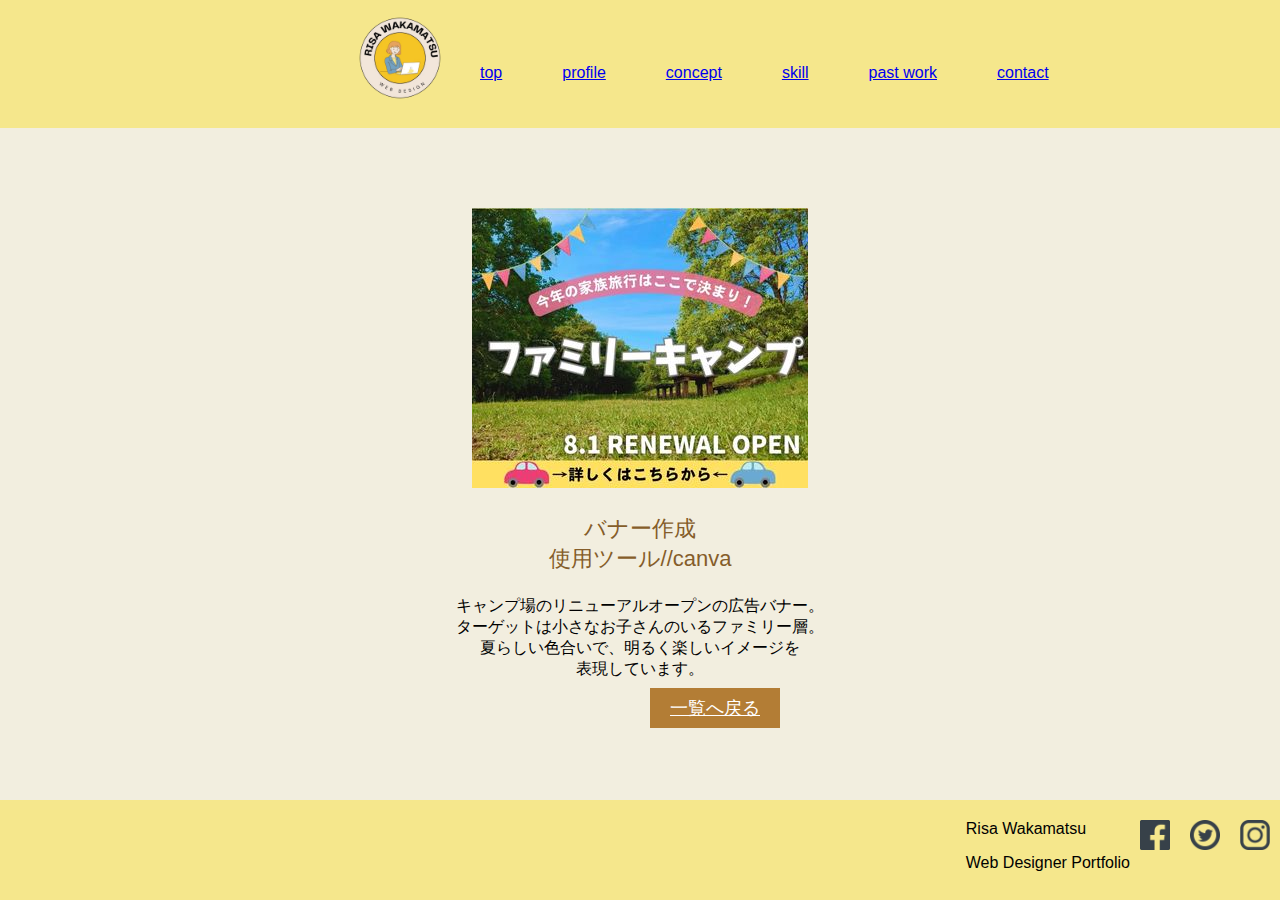
<file: bana-1.html>
<!DOCTYPE html>
<html>

<head>
  <meta charset="utf-8">
  <meta name="viewport" content="width=device-width, initial-scale=1.0">
  <title>work1</title>
  <link rel="stylesheet" href="bana-1.css">
</head>

<body>
  <!-- ここからHTMLを書き始めてください -->
  <header>
    <div class="header-logo"><img src="logo-Risa_Wkamatsu-.png"></div>
    <div class="header-list">
      <ul>
        <li><a href="index.html">top</a></li>
        <li><a href="profile.html">profile</a></li>
        <li><a href="concept.html">concept</a></li>
        <li><a href="skill.html">skill</a></li>
        <li><a href="pastwork.html">past work</a></li>
        <li><a href="contact.html">contact</a></li>
      </ul>
    </div>
  </header>

  <main>
    <div class="contents-photo1">
        <img src="bana1.jpg"></div>

   <div class="contents1">
        <p>バナー作成<br>
        使用ツール//canva</p>
   </div>     

   <div class="contents2">
         <p>​キャンプ場のリニューアルオープンの広告バナー。<br>
            ターゲットは小さなお子さんのいるファミリー層。<br>
            夏らしい色合いで、明るく楽しいイメージを<br>
            表現しています。</p>
   </div>

   <a href="pastwork.html" class="button1">一覧へ戻る</a>
        </div>
        </main>

        <footer>
            <div class="footer-icon">
                <img src="icon_062470_256.png">
                <img src="icon_017880_256.png">
                <img src="icon_017870_256.png"></div>
    
                <div class="footer-logo">Risa Wakamatsu
                    <p>Web Designer Portfolio</p>
                      </div>
                
        </footer>
    
        </body>
    
    </html>
</file>
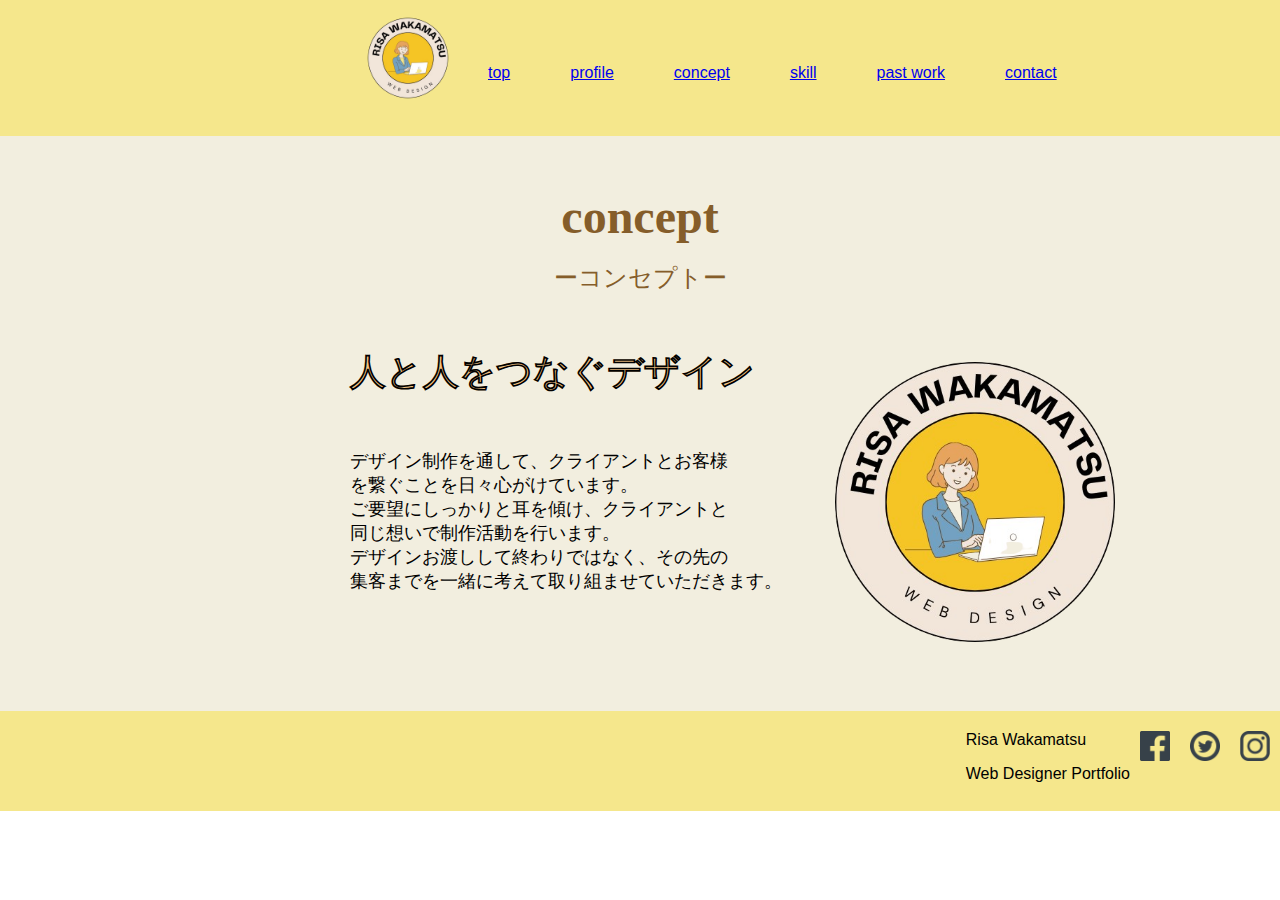
<file: concept.html>
<!DOCTYPE html>
<html>

<head>
  <meta charset="utf-8">
  <meta name="viewport" content="width=device-width, initial-scale=1.0">
  <title>concept</title>
  <link rel="stylesheet" href="concept.css">
</head>

<body>
  <!-- ここからHTMLを書き始めてください -->
  <header>
    <div class="header-logo"><img src="logo-Risa_Wkamatsu-.png"></div>
    <div class="header-list">
      <ul>
        <li><a href="index.html">top</a></li>
        <li><a href="profile.html">profile</a></li>
        <li><a href="concept.html">concept</a></li>
        <li><a href="skill.html">skill</a></li>
        <li><a href="pastwork.html">past work</a></li>
        <li><a href="contact.html">contact</a></li>
        
      </ul>
    </div>
  </header>

  <main>
    <div class="contents-title1">
     <h1>concept</h1>
     <p>ーコンセプトー</p>
    </div>

    <div class="contents-title2">
        <h2>人と人をつなぐデザイン</h2>
    </div>

    <div class="contents-logo">
        <img src="logo-Risa_Wkamatsu-.png"></div>

    <div class="contents">
        <p>デザイン制作を通して、クライアントとお客様<br>を繋ぐことを日々心がけています。<br>
            ご要望にしっかりと耳を傾け、クライアントと<br>同じ想いで制作活動を行います。<br>
            デザインお渡しして終わりではなく、その先の<br>集客までを一緒に考えて取り組ませていただきます。</p>
    </div>    
  </main>

  <footer>
    <div class="footer-icon">
        <img src="icon_062470_256.png">
        <img src="icon_017880_256.png">
        <img src="icon_017870_256.png"></div>

        <div class="footer-logo">Risa Wakamatsu
            <p>Web Designer Portfolio</p>
              </div>
        
</footer>

  </body>
</html>
</file>
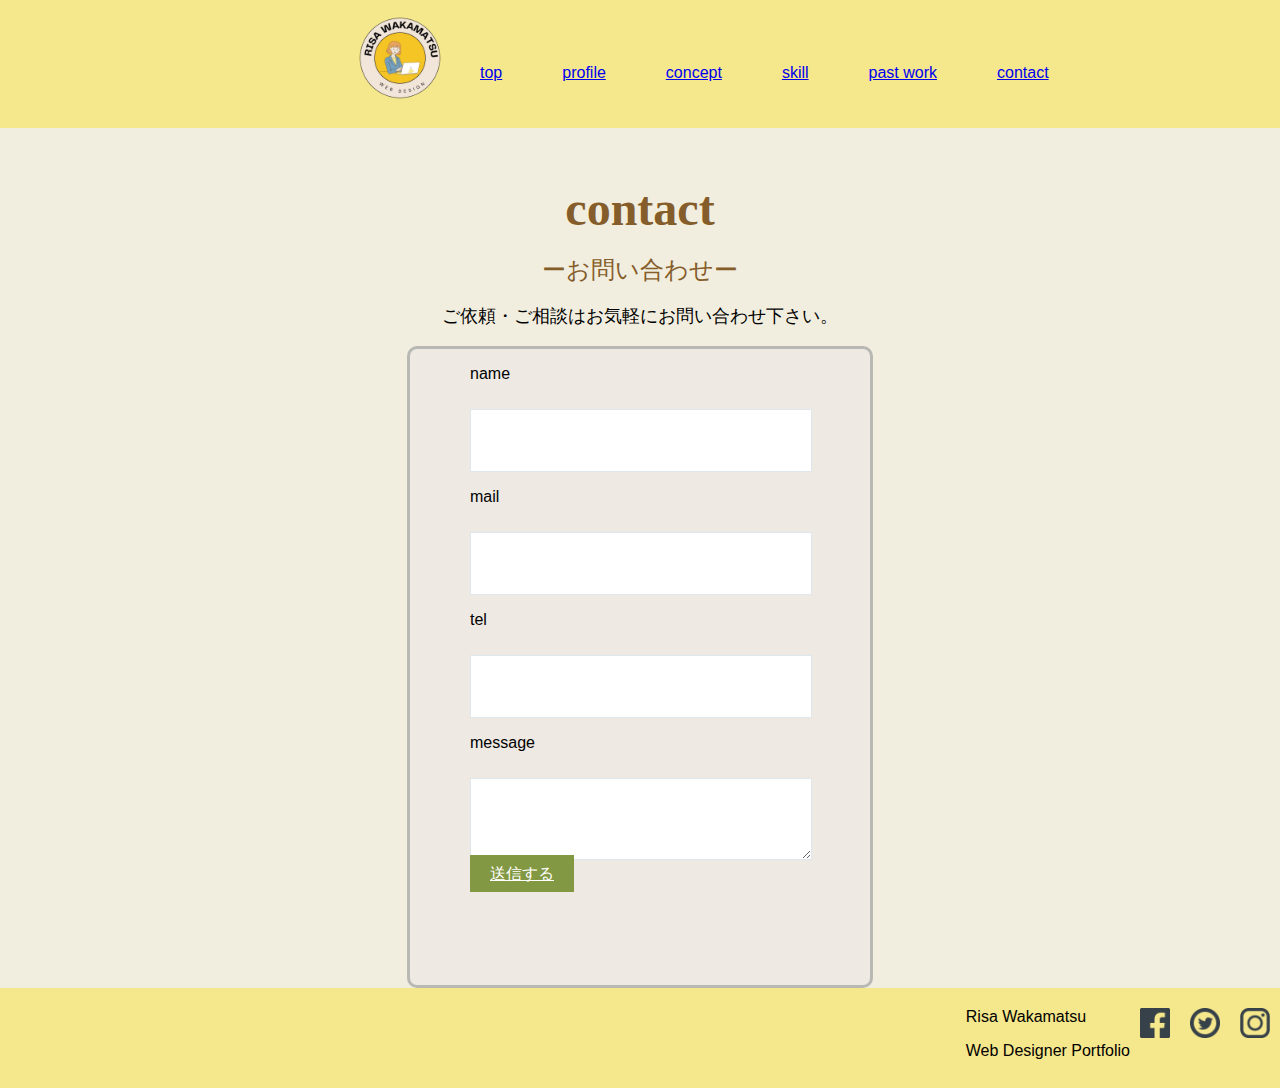
<file: contact.html>
<!DOCTYPE html>
<html>

<head>
  <meta charset="utf-8">
  <meta name="viewport" content="width=device-width, initial-scale=1.0">
  <title>contact</title>
  <link rel="stylesheet" href="contact.css">
</head>

<body>
  <!-- ここからHTMLを書き始めてください -->
  <header>
    <div class="header-logo"><img src="logo-Risa_Wkamatsu-.png"></div>
    <div class="header-list">
      <ul>
        <li><a href="index.html">top</a></li>
        <li><a href="profile.html">profile</a></li>
        <li><a href="concept.html">concept</a></li>
        <li><a href="skill.html">skill</a></li>
        <li><a href="pastwork.html">past work</a></li>
        <li><a href="contact.html">contact</a></li>
        
      </ul>
    </div>
  </header>

  <main>
    <div class="contents-title1">
     <h1>contact</h1>
     <p>ーお問い合わせー</p>
    </div>

    <div class="contents1">
        <p>ご依頼・ご相談はお気軽にお問い合わせ下さい。</p>
    </div>

    <div class="box1">
        <p>name</p>
        <input>
        <p>mail</p>
        <input>
        <p>tel</p>
        <input>
        <p>message</p>
        <textarea></textarea>

        <div class="btn-wrapper"></div>
          <a href="#" class="btn-wrappe">送信する</a>

       </div>
      </div>

    </main>

  <footer>
    <div class="footer-icon">
        <img src="icon_062470_256.png">
        <img src="icon_017880_256.png">
        <img src="icon_017870_256.png"></div>

        <div class="footer-logo">Risa Wakamatsu
            <p>Web Designer Portfolio</p>
              </div>
        
</footer>

  </body>
</html>
</file>
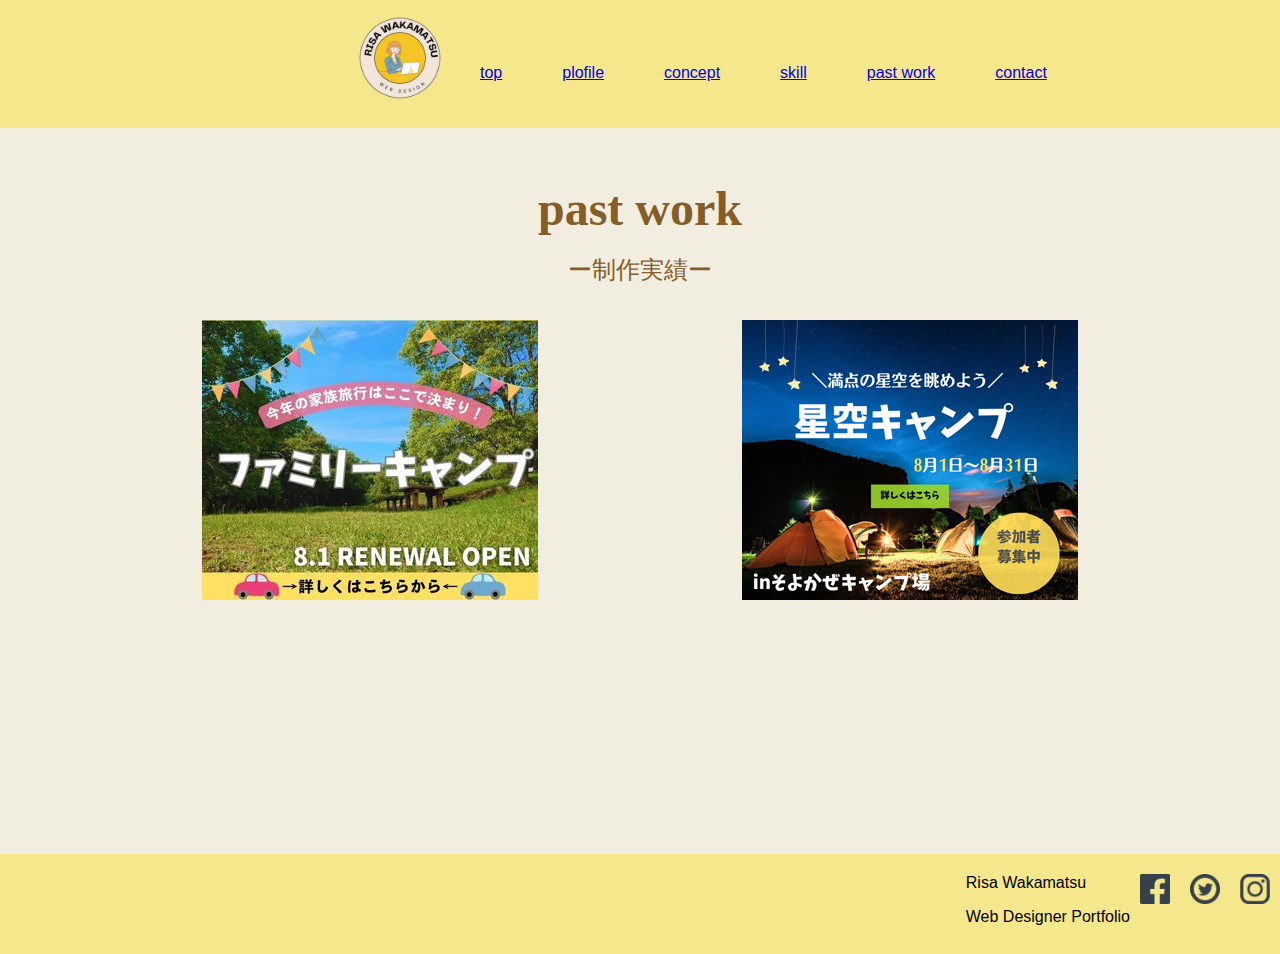
<file: pastwork.html>
<!DOCTYPE html>
<html>

<head>
  <meta charset="utf-8">
  <meta name="viewport" content="width=device-width, initial-scale=1.0">
  <title>pastwork</title>
  <link rel="stylesheet" href="pastwork.css">
</head>

<body>
  <!-- ここからHTMLを書き始めてください -->
  <header>
    <div class="header-logo"><img src="logo-Risa_Wkamatsu-.png"></div>
    <div class="header-list">
      <ul>
        <li><a href="index.html">top</a></li>
        <li><a href="profile.html">plofile</a></li>
        <li><a href="concept.html">concept</a></li>
        <li><a href="skill.html">skill</a></li>
        <li><a href="pastwork.html">past work</a></li>
        <li><a href="contact.html">contact</a></li>
        
      </ul>
    </div>
  </header>

  <main>
    <div class="contents-title1">
     <h1>past work</h1>
     <p>ー制作実績ー</p>
    </div>

   <div class="contents">
      <a href="bana-1.html">
        <img src="bana1.jpg" alt="バナー１"></a>
      <a href="bana-2.html">
        <img src="bana2.png" alt="バナー2"> </a>
    </div>


    </main>    
    
    <footer>
        <div class="footer-icon">
            <img src="icon_062470_256.png">
            <img src="icon_017880_256.png">
            <img src="icon_017870_256.png"></div>
    
            <div class="footer-logo">Risa Wakamatsu
                <p>Web Designer Portfolio</p>
                  </div>
            
    </footer>
    
      </body>
    </html>
</file>
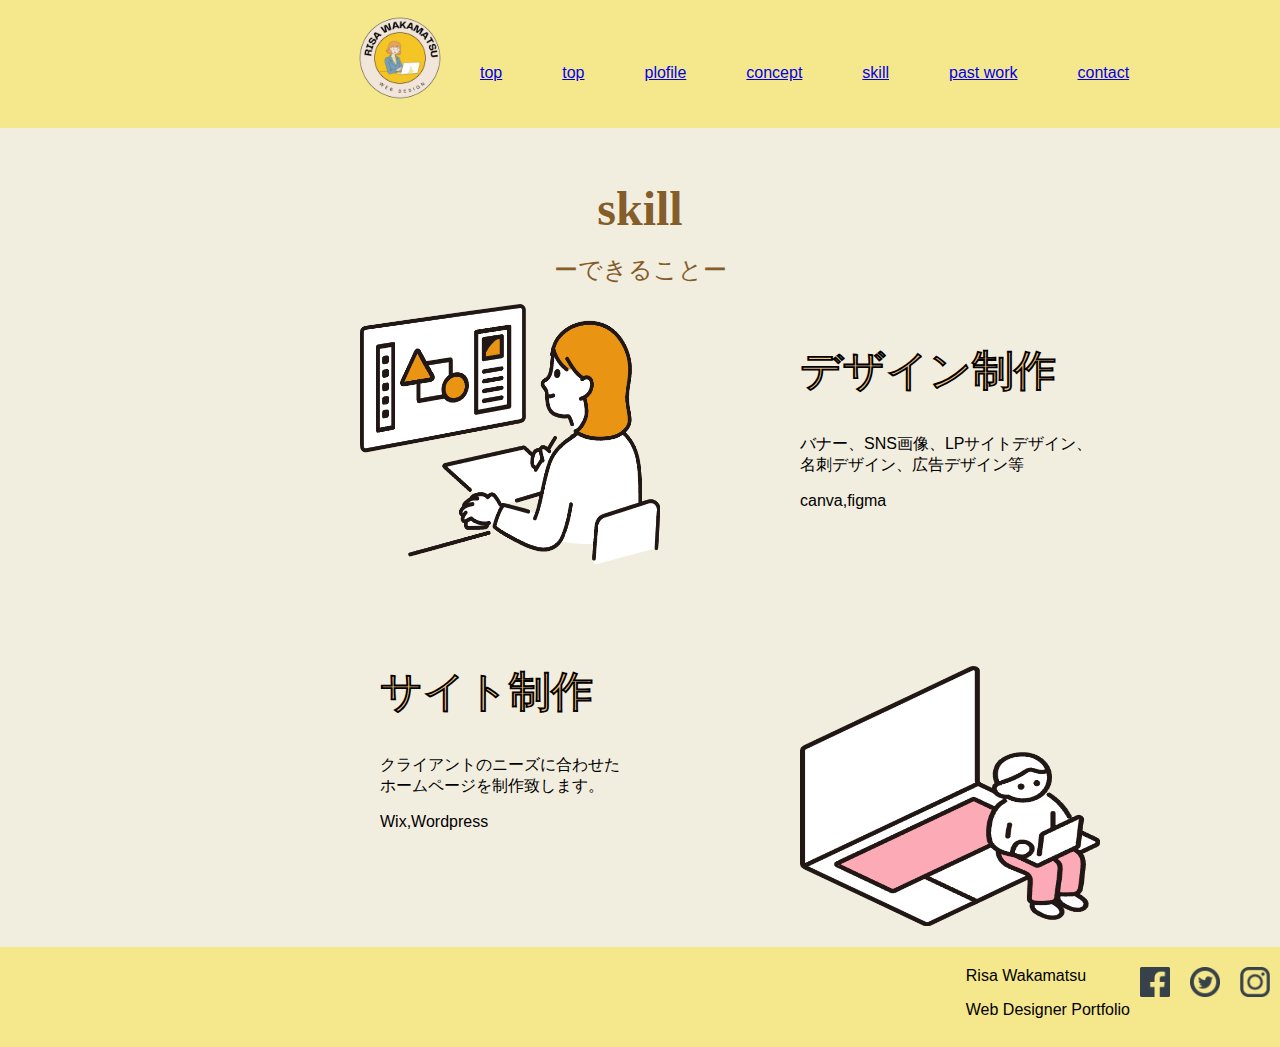
<file: skill.html>
<!DOCTYPE html>
<html>

<head>
  <meta charset="utf-8">
  <meta name="viewport" content="width=device-width, initial-scale=1.0">
  <title>skill</title>
  <link rel="stylesheet" href="skill.css">
</head>

<body>
  <header>
    <div class="header-logo"><img src="logo-Risa_Wkamatsu-.png"></div>
    <div class="header-list">
      <ul>
        <li><a href="/Users/risa_w/Desktop/portfolio/index.html">top</a></li>

     　　　　　　 <li><a href="index.html">top</a></li>  
                <li><a href="profile.html">plofile</a></li>
                <li><a href="concept.html">concept</a></li>
                <li><a href="skill.html">skill</a></li>
                <li><a href="pastwork.html">past work</a></li>
                <li><a href="contact.html">contact</a></li>
      </ul>
    </div>
  </header>

  <main>
    <div class="contents-title1">
     <h1>skill</h1>
     <p>ーできることー</p>
    </div>

    <div class="contents-logo1">
      <img src="skill1.png"></div>

      <div class="contents1">
        <h2>デザイン制作</h2>
      </div>

      <div class="contents2">
        <P>バナー、SNS画像、LPサイトデザイン、<br>
           ​名刺デザイン、広告デザイン等</P>
      </div>

      <div class="contents3">
        <P>canva,figma</P>
      </div>
          
        <div class="contents-logo2">
          <img src="skill2.png"></div>
    
          <div class="contents4">
            <h2>サイト制作</h2>
          </div>
    
          <div class="contents5">
            <P>クライアントのニーズに合わせた<br>
               ​ホームページを制作致します。</P>
          </div>
    
          <div class="contents6">
            <P>Wix,Wordpress</P>
           </div>

           </main>

           <footer>
            <div class="footer-icon">
                <img src="icon_062470_256.png">
                <img src="icon_017880_256.png">
                <img src="icon_017870_256.png"></div>
        
                <div class="footer-logo">Risa Wakamatsu
                    <p>Web Designer Portfolio</p>
                      </div>
                
        </footer>
        
          </body>
        </html>
</file>
<file: bana-1.css>
body {
    font-family:"Hiragino Kaku Gothic ProN W3", sans-serif;
  margin: 0;
  padding: 0;
  }
  
  li {
    list-style: none;
  }

header {
    background-color: #f5e78c;
    color:black;
    height: 120px;
    margin: 0;
    padding-top: 8px;
  }
  
  .header-logo img {
          width: 100px;
          height: 100px;
          float: left;
          padding-left: 350px;
      }
  
  .header-list li {
   float: left;
   padding: 40px 30px;
  }
  
  main {
    background-color: #F2EEDF;
    margin: 0px;
    padding-bottom: 80px;
}

.contents-photo1 {
    text-align: center;
    padding-top: 80px;

}

.contents1 {
    text-align: center;
    font-size: 22px;
    color: #855d2a;
}

.contents2 {
    text-align: center;
    font-size: 18x;
    color: black;
}

.button1 {
    background-color: #b37d35;
    color: #fff;
    font-size: 18px;
    padding: 10px 20px;
    margin-left: 650px;
    bottom: 100px;
}

footer {
    background-color: #f5e78c;
    height: 100px;
  }
  .footer-icon img{
    float: right;
    width: 30px;
    height: 30px;
    padding-top: 20px;
    padding:20px 10px 20px 10px;
  }
  
  .footer-logo {
    float: right;
    padding-top: 20px;
  }
</file>
<file: concept.css>
body {
    font-family:"Hiragino Kaku Gothic ProN W3", sans-serif;
  margin: 0;
  padding: 0;
  }
  
  li {
    list-style: none;
  }

header {
    background-color: #f5e78c;
    color:black;
    height: 120px;
    margin: 0;
    padding: 8px;
  }
  
  .header-logo img {
          width: 100px;
          height: 100px;
          float: left;
          padding-left: 350px;
      }
  
  .header-list li {
   float: left;
   padding: 40px 30px;
  }
  
  main {
    background-color: #F2EEDF;
    margin: 0px;
    padding: 0px;
}

.contents-title1 {
  font-family: cookhand;
  padding-top:30px;
  line-height: 0.8;
  text-align: center;
  font-family: cookhand - 400;
  font-size: 24px;
  color: #855d2a
}

.contents-title2 {
    font-family: newcezanne;
    font-size: 24px;
    color: #f5c280;
    margin-left: 350px;
    margin-top: 60px;
    -webkit-text-stroke: 0.5px black;
}

.contents-logo img{
    height: 350px;
    width: 350px;
    margin-left: 800px;
    margin-top: -100px;
}

.contents {
   font-size: 18px;
   color: black;
   margin-left: 350px;
   margin-top: -250px;
   padding-bottom: 100px;
}

footer {
    background-color: #f5e78c;
    height: 100px;
  }
  .footer-icon img{
    float: right;
    width: 30px;
    height: 30px;
    padding-top: 20px;
    padding:20px 10px 20px 10px;
  }
  
  .footer-logo {
    float: right;
    padding-top: 20px;
  }
</file>
<file: contact.css>
body {
    font-family:"Hiragino Kaku Gothic ProN W3", sans-serif;
  margin: 0;
  padding: 0;
  }
  
  li {
    list-style: none;
  }

header {
    background-color: #f5e78c;
    color:black;
    height: 120px;
    margin: 0;
    padding-top: 8px;
  }
  
  .header-logo img {
          width: 100px;
          height: 100px;
          float: left;
          padding-left: 350px;
      }
  
  .header-list li {
   float: left;
   padding: 40px 30px;
  }
  
  main {
    background-color: #F2EEDF;
    margin: 0px;
    padding: 0px;
}

.contents-title1 {
  font-family: cookhand;
  padding-top:30px;
  line-height: 0.8;
  text-align: center;
  font-family: cookhand - 400;
  font-size: 24px;
  color: #855d2a;
}

.contents1 {
    text-align: center;
    font-size: 18px;
    color: black;
}

.box1 {
    margin: 0 auto;
    padding-left: 60px;
    padding-bottom: 100px;
    width:400px;
    color: black;
    background: #eee9e2;
    border: solid 3px #b8b9b4;
    border-radius: 10px;
}

input, textarea {
    width: 300px;
    padding: 20px;
    margin-top: 10px;
    font-size: 18px;
    border: 1px solid #dee7ec;
  }
  
  .btn-wrappe {
    padding: 10px 20px;
    background-color: #839842;
    color: white;
    text-align: center;
    margin: 0 auto;
  }
  
footer {
  background-color: #f5e78c;
  height: 100px;
}
.footer-icon img{
  float: right;
  width: 30px;
  height: 30px;
  padding-top: 20px;
  padding:20px 10px 20px 10px;
}

.footer-logo {
  float: right;
  padding-top: 20px;
}
</file>
<file: pastwork.css>
body {
    font-family:"Hiragino Kaku Gothic ProN W3", sans-serif;
  margin: 0;
  padding: 0;
  }
  
  li {
    list-style: none;
  }

header {
    background-color: #f5e78c;
    color:black;
    height: 120px;
    margin: 0;
    padding-top: 8px;
  }
  
  .header-logo img {
          width: 100px;
          height: 100px;
          float: left;
          padding-left: 350px;
      }
  
  .header-list li {
   float: left;
   padding: 40px 30px;
  }
  
  main {
    background-color: #F2EEDF;
    margin: 0px;
    padding: 0 0 100px 0;
}

.contents-title1 {
    font-family: cookhand;
    padding-top:30px;
    line-height: 0.8;
    text-align: center;
    font-size: 24px;
    color: #855d2a;
    margin-bottom: 40px;
}

.contents {
 text-align: center;
 display: flex;
 justify-content: space-around;
 padding: 0 100px 150px 100px;
  }

  footer {
    background-color: #f5e78c;
    height: 100px;
  }
  .footer-icon img{
    float: right;
    width: 30px;
    height: 30px;
    padding-top: 20px;
    padding:20px 10px 20px 10px;
  }
  
  .footer-logo {
    float: right;
    padding-top: 20px;
  }
</file>
<file: skill.css>
body {
    font-family:"Hiragino Kaku Gothic ProN W3", sans-serif;
  margin: 0;
  padding: 0;
  }
  
  li {
    list-style: none;
  }

header {
    background-color: #f5e78c;
    color:black;
    height: 120px;
    margin: 0;
    padding-top: 8px;
  }
  
  .header-logo img {
          width: 100px;
          height: 100px;
          float: left;
          padding-left: 350px;
      }
  
  .header-list li {
   float: left;
   padding: 40px 30px;
  }
  
  main {
    background-color: #F2EEDF;
    margin: 0px;
    padding: 0px;
}

.contents-title1 {
  font-family: cookhand;
  padding-top:30px;
  line-height: 0.8;
  text-align: center;
  font-family: cookhand - 400;
  font-size: 24px;
  color: #855d2a
}

.contents-logo1 img{
 height: 260px;
 width: 300px;
 margin-left: 360px;
 margin-top: auto;
}

.contents1 {
  font-family: fantasy;
  font-size: 28px;
  color: #f5c280;
  -webkit-text-stroke: 0.5px black;
  margin-left: 800px;
  margin-top: -260px;
}

.contents2 {
  margin-left: 800px;
  margin-top: auto;
}

.contents3 {
  margin-left: 800px;
  margin-top: auto;
}

.contents-logo2 img{
  height: 260px;
  width: 300px;
  margin-left: 800px;
  margin-top: 140px;
 }
 
 .contents4 {
   font-family: fantasy;
   font-size: 28px;
   color: #f5c280;
   -webkit-text-stroke: 0.5px black;
   margin-left: 380px;
   margin-top: -300px;
 }
 
 .contents5 {
   margin-left: 380px;
   margin-top: auto;
 }
 
 .contents6 {
   margin-left: 380px;
   margin-top: auto;
   padding-bottom: 100px;
 }

 footer {
  background-color: #f5e78c;
  height: 100px;
}
.footer-icon img{
  float: right;
  width: 30px;
  height: 30px;
  padding-top: 20px;
  padding:20px 10px 20px 10px;
}

.footer-logo {
  float: right;
  padding-top: 20px;
}
</file>
